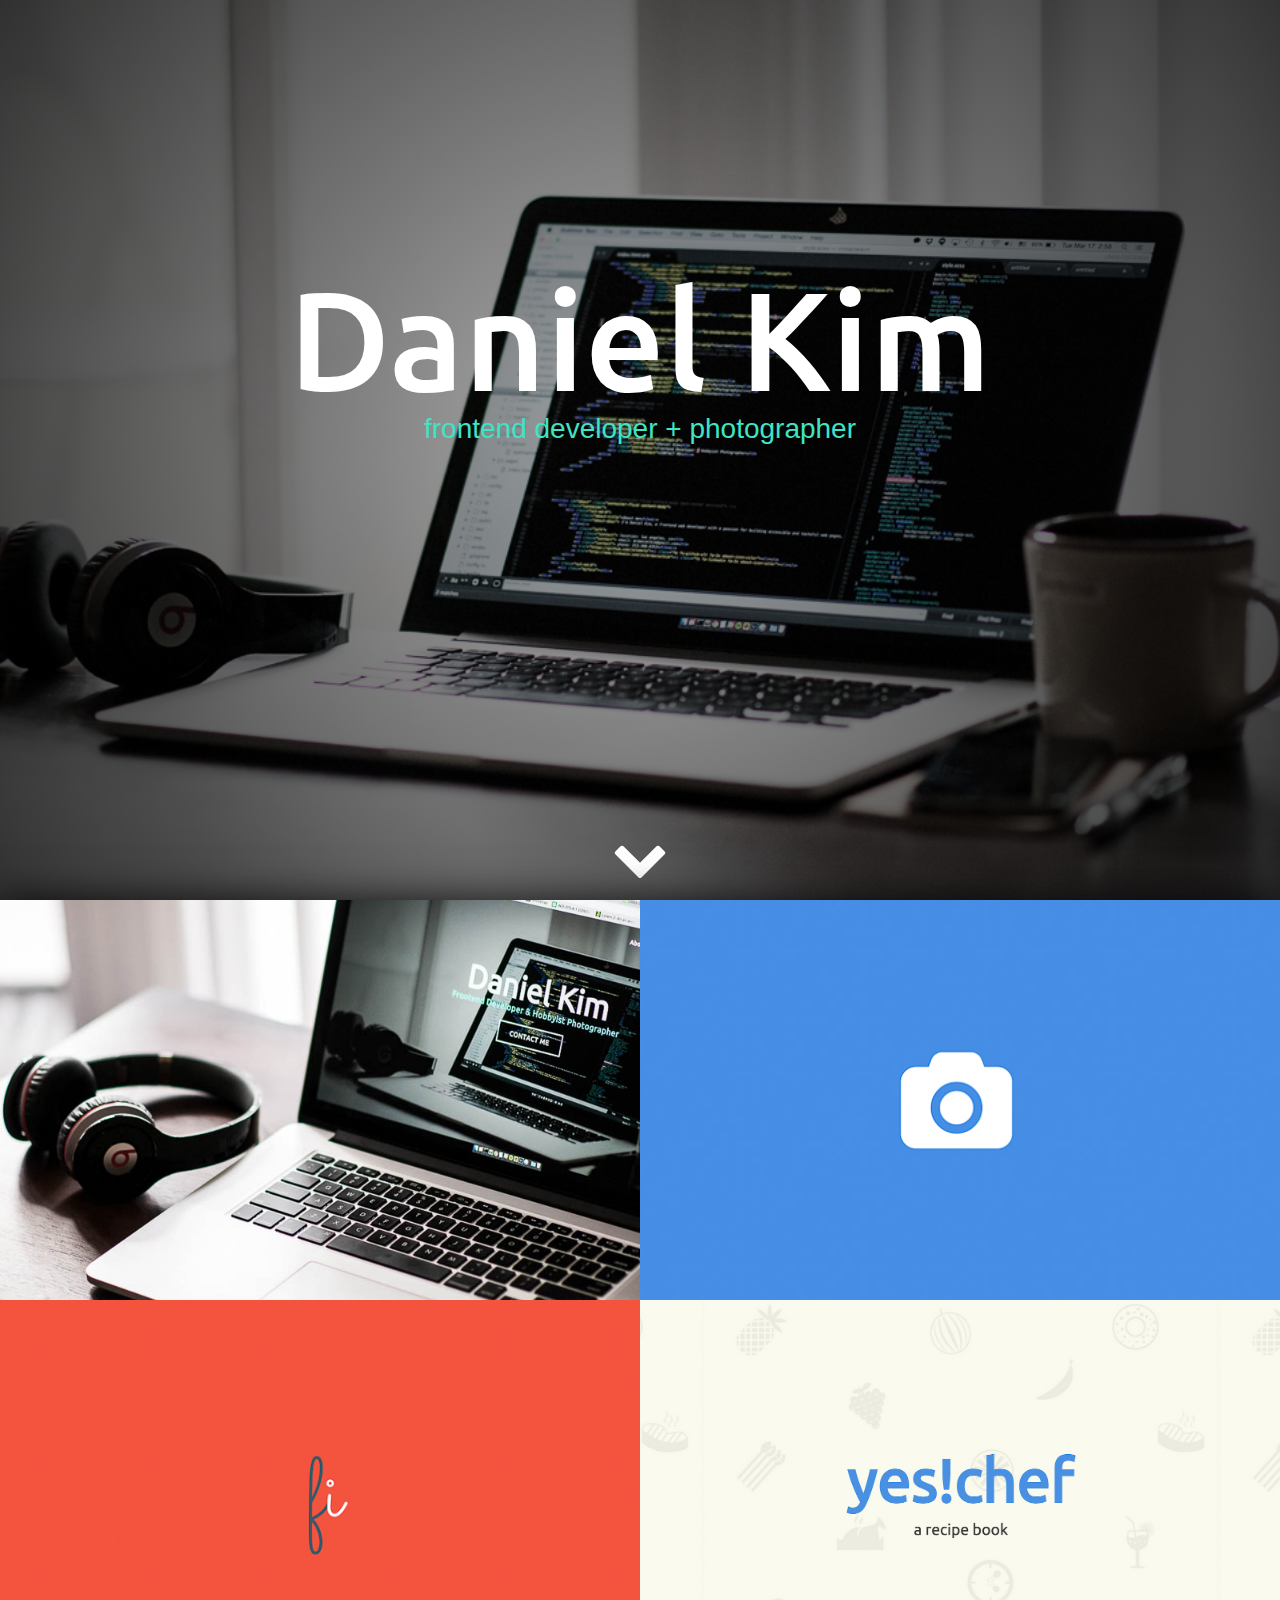
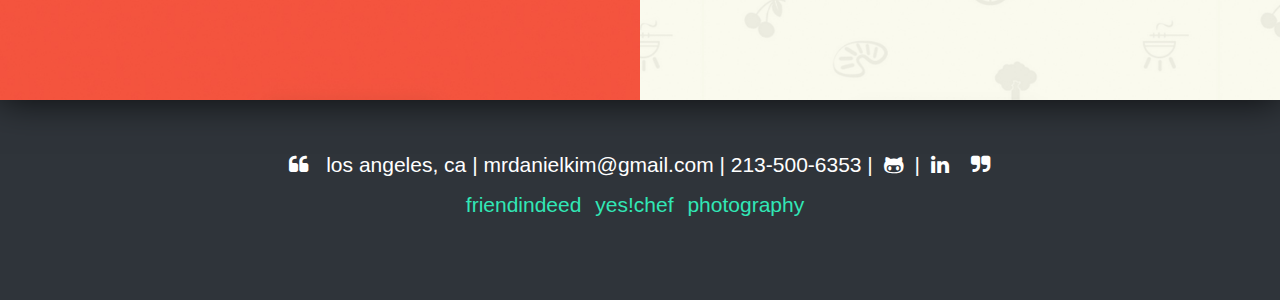
<file: index.html>
<!DOCTYPE html>
<html lang="en">

<head>
	<meta charset="UTF-8">
	<title>site2</title>
	<link rel="stylesheet" href="https://maxcdn.bootstrapcdn.com/bootstrap/3.3.1/css/bootstrap.min.css">
	<link rel="stylesheet" href="https://maxcdn.bootstrapcdn.com/font-awesome/4.3.0/css/font-awesome.min.css">
	<link rel="stylesheet" href="css/style.css">
	<link rel="stylesheet" href="css/animate.css">
	
	<script type="text/javascript" src="js/jquery-1.9.1.min.js"></script>
	<script type="text/javascript" src="js/smoothscroll.js"></script>
	<meta name="viewport" content="width=device-width, initial-scale=1">
</head>


<body>
	<div id="intro">
		<div class="intro-text">
			<h1 class="intro-name fadeInDown animated">Daniel Kim</h1>
			<h5 class="intro-desc fadeInDown animated">frontend developer + photographer</h5>
		</div>

		<div id="downIcon_container">
			<div id="downIcon" class="zoomIn animated">
				<p class="animated pulse infinite"><i class="fa fa-chevron-down fa-2x"></i></p>
			</div>
		</div>
	</div>

	<div id="body_content">
		<div class="page" id="projects">
			<div id="section1" class="container-fluid">
				<div class="row">

					<section class="col-sm-6" id="aboutme">
						<div class="project-container">
							<div class="project">
								<span class="project-title">About Me</span><br>
								<span class="project-desc">Frontend web developer with a passion for building clean and accessible web experiences.</span><br>
								<span class="project-build">
									mrdanielkim@gmail.com | 213.500.6353 | 
									<a href="https://github.com/jolamola"><i class="fa fa-github-alt fa-1x fa-icon-custom"></i></a> | 
									<a href="http://www.linkedin.com/in/mrdanielkim"><i class="fa fa-linkedin fa-1x fa-icon-custom"></i></a>
								</span> <br><br>
							</div>
						</div>
					</section> <!-- About me -->

					<section class="col-sm-6" id="photos">
						<div class="project-container">
							<div class="project">
								<span class="project-title">Photography</span>
								<span class="project-desc">A sample of my work</span><br><br>
								<a href="#" class="btn-visit"> Visit Me </a>
							</div>
						</div>
					</section> <!-- photography -->

					<section class="col-sm-6" id="fi">
						<div class="project-container">
							<div class="project">
								<span class="project-title">friendindeed</span>
								<span class="project-desc">spread kindness through good deeds</span><br>
								<span class="project-build">built with: Rails, PostgreSQL, Bootstrap</span><br><br>
								<a href="https://friendindeed.herokuapp.com" class="btn-visit"> Visit Me </a>
							</div>
						</div>
					</section> <!-- friendindeed project -->

					<section class="col-sm-6" id="yeschef">
						<div class="project-container">
							<div class="project">
								<span class="project-title">yes!chef</span><br>
								<span class="project-desc">store your favorite recipes</span><br>
								<span class="project-build">built with: Rails, MongoDB, Bootstrap</span><br><br>
								<a href="https://yeschef.herokuapp.com" class="btn-visit"> Visit Me </a>
							</div>
						</div>
					</section> <!-- yeschef project -->

				</div> <!-- row -->
			</div> <!-- container-fluid -->


		</div> <!-- page/projects -->
	</div> <!-- slide 1 -->

	<div id="footer">
		<div id="footer_content" class="container">
			<div id="contactme">
				<p>
					<i class="fa fa-quote-left"></i>&nbsp;&nbsp;
					los angeles, ca | mrdanielkim@gmail.com | 213-500-6353 | 
					<a href="https://github.com/jolamola"><i class="fa fa-github-alt fa-icon-custom"></i></a> | 
					<a href="http://www.linkedin.com/in/mrdanielkim"><i class="fa fa-linkedin fa-icon-custom"></i></a>&nbsp;&nbsp;
					<i class="fa fa-quote-right"></i>
				</p>
			</div>
			<div id="contactme_proj">
				<a href="#">friendindeed</a>
				<a href="#">yes!chef</a>
				<a href="#">photography</a>








			</div>






		</div>

	</div>

	<script type="text/javascript" src="js/main.js"></script>

</body>

</html>
</file>
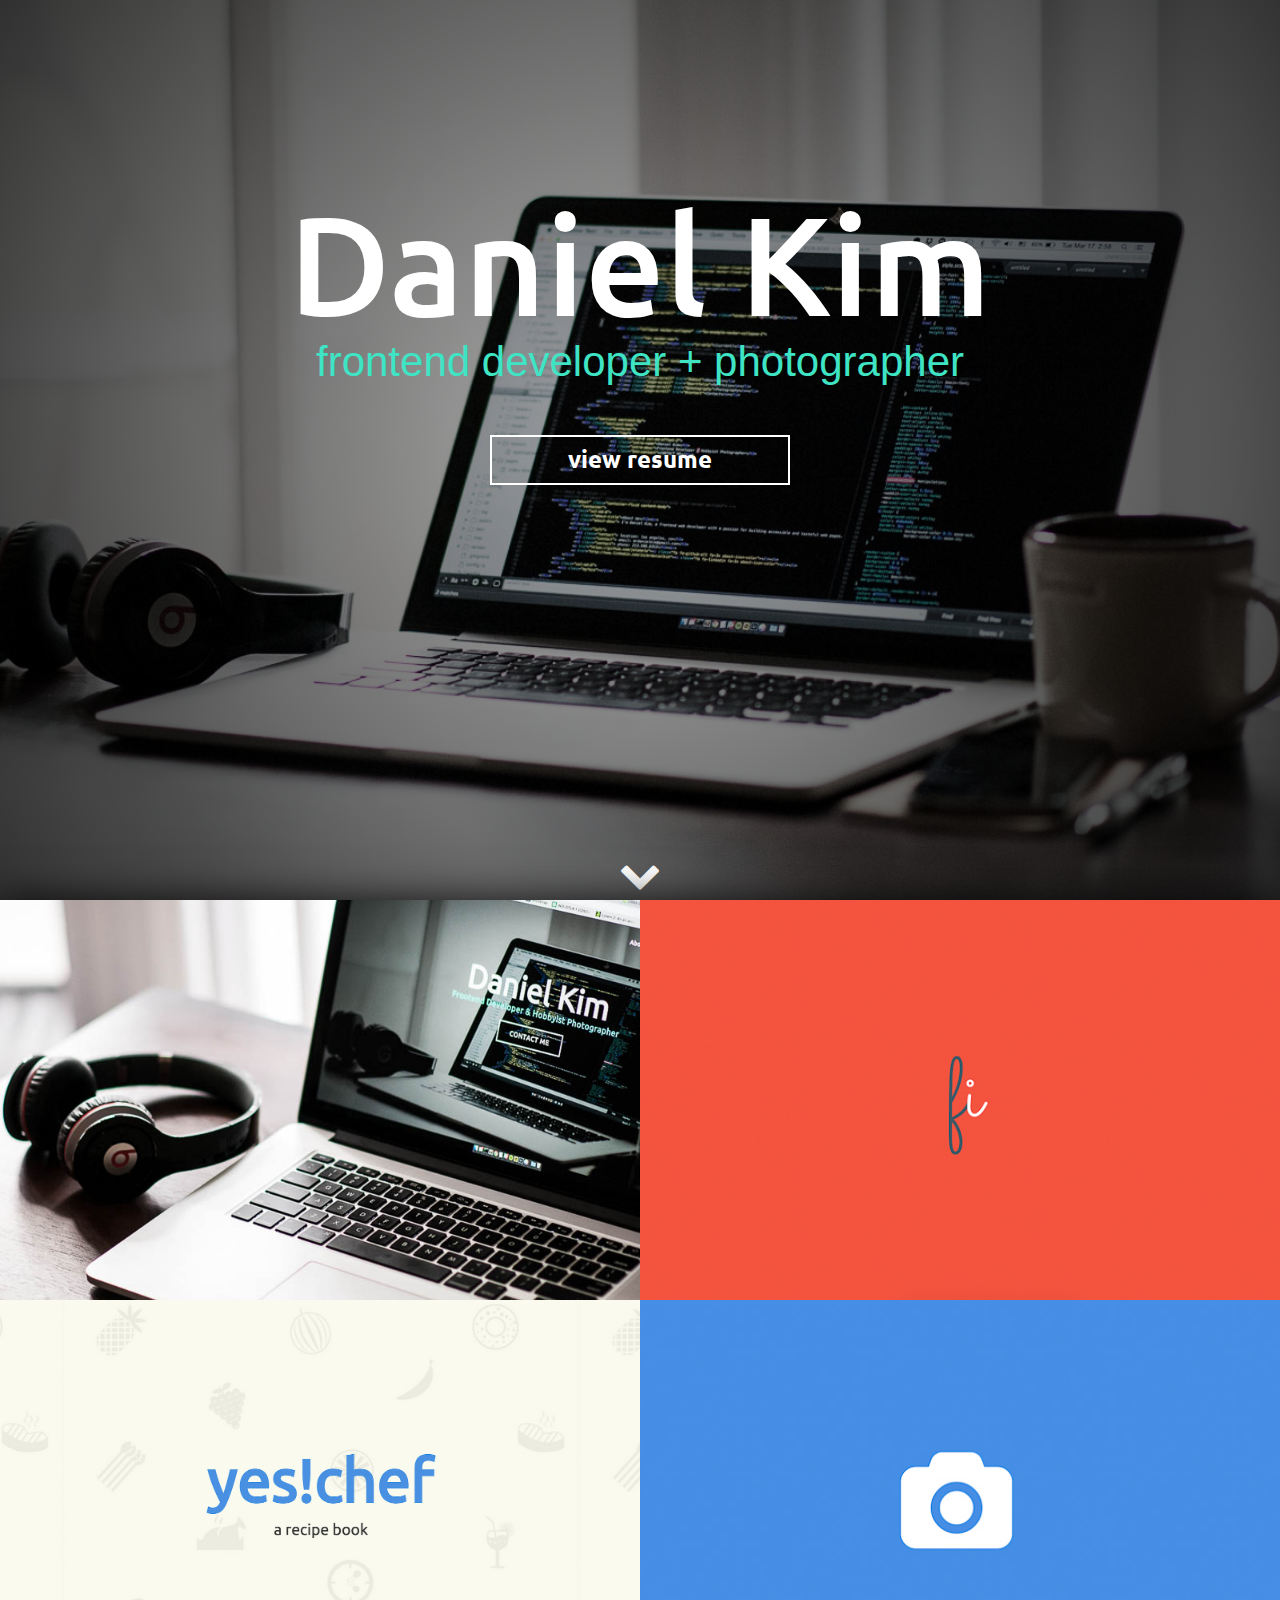
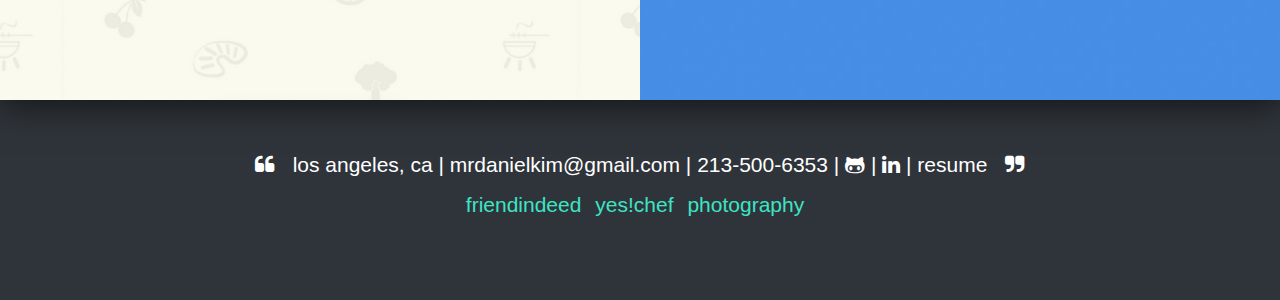
<file: public/index.html>
<!DOCTYPE html>
<html lang="en">

<head>
	<meta charset="UTF-8">
	<title>Daniel Kim</title>
	<link rel="stylesheet" href="https://maxcdn.bootstrapcdn.com/bootstrap/3.3.1/css/bootstrap.min.css">
	<link rel="stylesheet" href="https://maxcdn.bootstrapcdn.com/font-awesome/4.3.0/css/font-awesome.min.css">
	<link rel="stylesheet" href="css/style.css">
	<link rel="stylesheet" href="css/animate.css">
	
	<script type="text/javascript" src="js/jquery-1.9.1.min.js"></script>
	<script type="text/javascript" src="js/smoothscroll.js"></script>
	<script type="text/javascript" src="js/main.js"></script>
	
	<meta name="viewport" content="width=device-width, initial-scale=1">
</head>

<body>
	<div class="loader"></div>

	<section id="intro">
		<div class="intro-text">
			<h1 class="intro-name fadeInDown animated">Daniel Kim</h1>
			<h5 class="intro-desc fadeInDown animated">frontend developer + photographer</h5>
			
			<div class="btn-wrapper">
				<a class="btn3" href="/images/Daniel-Kim-Resume-v2.pdf" download="Daniel_Kim_Resume" target="_blank">
					<svg width="100%" height="100%">
						<line class="top" x1="0" y1="0" x2="900" y2="0"/>
						<line class="left" x1="0" y1="50" x2="0" y2="-100"/>
						<line class="bottom" x1="300" y1="50" x2="-600" y2="50"/>
						<line class="right" x1="300" y1="0" x2="300" y2="300"/>
					</svg>
					<p>view resume</p>
				</a>
			</div>

		</div>


		<div id="downIcon_container">
			<div id="downIcon">
				<i class="fa fa-chevron-down fa-2x"></i>
			</div>
		</div>
	</section>

	<section id="project-content">
		<div class="container-fluid">
			<div class="row">

				<div class="menuContainer col-xs-12 col-sm-6 box">
					<div id="aboutme" class="collapse-project">
						<div class="project-container">
							<div class="project">
								<span class="project-title">Contact Me</span><br><br>
								<span class="project-build">
									mrdanielkim@gmail.com | 213.500.6353 | 
									<a href="https://github.com/jolamola"><i class="fa fa-github-alt fa-1x fa-icon-custom"></i></a> | 
									<a href="http://www.linkedin.com/in/mrdanielkim"><i class="fa fa-linkedin fa-1x fa-icon-custom"></i></a>
								</span> <br><br>
								<!-- 								<a href="/images/Daniel-Kim-Resume-v2.pdf" class="btn-main" download="Daniel_Kim_Resume" target="_blank">Resume</a> -->
							</div>
						</div>
					</div> 
					<div class="collapse_project">
						<span class="project-title">Contact Me</span><br><br>
						<span class="project-build">
							mrdanielkim@gmail.com | 213.500.6353 | 
							<a href="https://github.com/jolamola"><i class="fa fa-github-alt fa-1x fa-icon-custom"></i></a> | 
							<a href="http://www.linkedin.com/in/mrdanielkim"><i class="fa fa-linkedin fa-1x fa-icon-custom"></i></a>
						</span> <br><br>
						<!-- <a href="/images/Daniel-Kim-Resume-v2.pdf" class="btn-main" download="Daniel_Kim_Resume">Resume</a> -->
					</div>
				</div><!-- About me -->

				<div class="menuContainer col-xs-12 col-sm-6 box">
					<div id="fi">
						<div class="project-container">
							<div class="project">
								<span class="project-title">friendindeed</span>
								<span class="project-desc">spread kindness through good deeds</span><br>
								<span class="project-build">built with: HTML5/CSS3, SASS, Bootstrap, Rails, PostgreSQL, Bootstrap, Facebook API</span>

								<!-- <div class="btn-wrapper"> -->
								<a class="btn6" href="https://friendindeed.herokuapp.com" target="_blank">
									<svg width="100%" height="100%">
										<line class="top" x1="0" y1="0" x2="450" y2="0"/>
										<line class="left" x1="0" y1="25" x2="0" y2="-100"/>
										<line class="bottom" x1="150" y1="50" x2="-300" y2="50"/>
										<line class="right" x1="150" y1="25" x2="150" y2="150"/>
									</svg>
									<p>visit me</p>
								</a>
								<!-- </div> -->

							</div>
						</div>
					</div> 
					<div class="collapse_project">
						<span class="project-title">friendindeed</span>
						<span class="project-desc">spread kindness through good deeds</span><br>
						<span class="project-build">built with: HTML5/CSS3, SASS, Bootstrap, Rails, PostgreSQL, Bootstrap, Facebook API</span>

						<a class="btn6" href="https://friendindeed.herokuapp.com" target="_blank">
							<svg width="100%" height="100%">
								<line class="top" x1="0" y1="0" x2="450" y2="0"/>
								<line class="left" x1="0" y1="25" x2="0" y2="-100"/>
								<line class="bottom" x1="150" y1="50" x2="-300" y2="50"/>
								<line class="right" x1="150" y1="25" x2="150" y2="150"/>
							</svg>
							<p>visit me</p>
						</a>
						<!-- <a href="https://friendindeed.herokuapp.com" class="btn-main"> Visit Me </a> -->
					</div>
				</div><!-- Friend Indeed -->

				<div class="menuContainer col-xs-12 col-sm-6 box">
					<div id="yc4">
						<div class="project-container">
							<div class="project">
								<span class="project-title">yes!chef</span><br>
								<span class="project-desc">store your favorite recipes</span><br>
								<span class="project-build">built with: HTML5/CSS3, SASS, Bootstrap, jQuery, Rails, MongoDB</span>
								<a class="btn6" href="https://yeschef.herokuapp.com" target="_blank">
									<svg width="100%" height="100%">
										<line class="top" x1="0" y1="0" x2="450" y2="0"/>
										<line class="left" x1="0" y1="25" x2="0" y2="-100"/>
										<line class="bottom" x1="150" y1="50" x2="-300" y2="50"/>
										<line class="right" x1="150" y1="25" x2="150" y2="150"/>
									</svg>
									<p>visit me</p>
								</a>
								<!-- <a href="https://yeschef.herokuapp.com" class="btn-main"> Visit Me </a> -->
							</div>
						</div>
					</div> 
					<div class="collapse_project">
						<span class="project-title">yes!chef</span><br>
						<span class="project-desc">store your favorite recipes</span><br>
						<span class="project-build">built with: HTML5/CSS3, SASS, Bootstrap, Rails, MongoDB</span>
						<a class="btn6" href="https://yeschef.herokuapp.com" target="_blank">
							<svg width="100%" height="100%">
								<line class="top" x1="0" y1="0" x2="450" y2="0"/>
								<line class="left" x1="0" y1="25" x2="0" y2="-100"/>
								<line class="bottom" x1="150" y1="50" x2="-300" y2="50"/>
								<line class="right" x1="150" y1="25" x2="150" y2="150"/>
							</svg>
							<p>visit me</p>
						</a>
						<!-- <a href="https://yeschef.herokuapp.com" class="btn-main"> Visit Me </a> -->
					</div>
				</div><!-- Yes Chef -->

				<div class="menuContainer col-xs-12 col-sm-6 box">
					<div id="photos">
						<div class="project-container">
							<div class="project">
								<span class="project-title">Photography</span>
								<span class="project-desc">A sample of my work</span>
								<a class="btn6" href="https://mrdanielkim-photo.herokuapp.com/" target="_blank">
									<svg width="100%" height="100%">
										<line class="top" x1="0" y1="0" x2="450" y2="0"/>
										<line class="left" x1="0" y1="25" x2="0" y2="-100"/>
										<line class="bottom" x1="150" y1="50" x2="-300" y2="50"/>
										<line class="right" x1="150" y1="25" x2="150" y2="150"/>
									</svg>
									<p>visit me</p>
								</a>
								<!-- <a href="https://mrdanielkim-photo.herokuapp.com/" class="btn-main"> Visit Me </a> -->
							</div>
						</div>
					</div> 
					<div class="collapse_project">
						<span class="project-title">Photography</span>
						<span class="project-desc">A sample of my work</span>
						<a class="btn6" href="https://mrdanielkim-photo.herokuapp.com/" target="_blank">
							<svg width="100%" height="100%">
								<line class="top" x1="0" y1="0" x2="450" y2="0"/>
								<line class="left" x1="0" y1="25" x2="0" y2="-100"/>
								<line class="bottom" x1="150" y1="50" x2="-300" y2="50"/>
								<line class="right" x1="150" y1="25" x2="150" y2="150"/>
							</svg>
							<p>visit me</p>
						</a>
						<!-- <a href="https://mrdanielkim-photo.herokuapp.com/" class="btn-main"> Visit Me </a> -->
					</div>
				</div><!-- Photos -->

			</div> <!-- row -->
		</div> <!-- container-fluid -->
	</section> <!-- project content -->

	<section id="footer">

		<div class="footer-content" class="container">
			<div class="footer-contactme">
				<i class="fa fa-quote-left"></i>&nbsp;&nbsp;
				<span class="footer-text">los angeles, ca | mrdanielkim@gmail.com | 213-500-6353 | </span>
				<a href="https://github.com/jolamola"><i class="fa fa-github-alt hover"></i></a> | 
				<a href="http://www.linkedin.com/in/mrdanielkim"><i class="fa fa-linkedin hover"></i></a> |
				<a href="/images/Daniel-Kim-Resume-v2.pdf" class="resume_link" download="Daniel_Kim_Resume">resume</a>&nbsp;&nbsp;
				<i class="fa fa-quote-right"></i>
			</div>
			<div class="footer-proj">
				<a href="#">friendindeed</a>
				<a href="#">yes!chef</a>
				<a href="#">photography</a>
			</div>
		</div>

		<div class="collapse-footer">
			<ul>
				<li>los angeles, ca</li>
				<li>mrdanielkim@gmail.com</li>
				<li>213-500-6353</li>
				<li><a href="https://github.com/jolamola"><i class="fa fa-github-alt fa-icon-custom"></i></a> | <a href="http://www.linkedin.com/in/mrdanielkim"><i class="fa fa-linkedin fa-icon-custom"></i></a></li>
				<li><a href="/images/Daniel-Kim-Resume-v2.pdf" download="Daniel_Kim_Resume">resume</a></li>
			</ul>
		</div>

	</section>
</body>

</html>
</file>
<file: css/style.css>
@import url(https://fonts.googleapis.com/css?family=Ubuntu:300,400,500,700);
@import url(https://fonts.googleapis.com/css?family=Sacramento|Chelsea+Market);


/*font-family: 'Roboto', sans-serif;*/
/* light blue:E4F1FE*/

h1, h2, h3, h4, h5, h6 {
	margin: 0;
}

body {
	width: 100%;
	height: 100%;
}

/***************** LANDING PAGE *********************/
@media(max-width: 505px) {
	.intro-text {
		padding: 150px 0 0 0;
		font-size: .8em;
	}
}

@media(max-width: 768px) {
	.intro-text {
		padding: 200px 0 0 0;
		font-size: .8em;
	}
}


#intro {
	position: relative;
	background: radial-gradient(circle, rgba(0,0,0,.3), rgba(0,0,0,.8)),url('../images/MNO_6142.jpg') center center no-repeat fixed;
	background-size: cover;
	height: 100vh;
	width: 100%;
}

#intro h1 {
	font-family: 'Ubuntu', sans-serif;
	text-align: center;
	color: #fff;
	font-size: 10em;
}

#intro h5 {
	text-align: center;
	color: #3ee4c4;
	font-size: 2em;
	-webkit-animation-delay: .4s;
	animation-delay: .4s;
}
.intro-text {
	padding: 260px 0 260px 0;
	/*vertical-align: middle;*/
}
#downIcon_container {
	position: absolute;
	width: 100%;
	bottom: 5px;
	text-align: center;

}
#downIcon_container p {
	font-size: 2em;
	color: #fff;
}
#downIcon {
	line-height: 0;
	-webkit-animation-delay: .8s;
	animation-delay: .8s;
}




/************** PROJECTS/NAV *********************/
.project-container {
	min-height: 400px;
}
#body_content {
	position: relative;
	box-shadow: 0 0px 36px 0px rgba(0,0,0,0.8);
}
#projects section  {
	padding:0;
}
#yeschef {
	background: url("../images/yc4.jpg");
	background-size: cover;
	background-repeat: no-repeat;
	background-position: center center;
	height:auto;
}

#fi {
	background: url("../images/fi.jpg");
	background-size: cover;
	background-repeat: no-repeat;
	background-position: center center;
	height:auto;
}

#aboutme {
	background: url("../images/aboutme.jpg");
	background-size: cover;
	background-repeat: no-repeat;
	background-position: center center;
	height: auto;
}
#photos {
	background: url("../images/photos.jpg");
	background-size: cover;
	background-repeat: no-repeat;
	background-position: center center;
	height: auto;	
}

.project{
	opacity: 0;
	padding-top: 50px;
	padding-left: 50px;
	padding-right: 50px;
}

.project-container:hover .project {
	opacity: 1;
	color: white;
	display: block;
}

.project-container:hover {
	background-color: rgba(0,0,0,0.8);
	-webkit-transition: all linear 0.1s;
	-moz-transition: all linear 0.1s;
	transition: all linear 0.1s;
}

.project-title {
	font-family: 'Ubuntu', sans-serif;
	font-weight: 700;
	color: #31E7B6;
	font-size: 4em;
	border-bottom: 2px solid #31E7B6;
}

.project-desc {
	font-family: 'Ubuntu', sans-serif;
	font-weight: 500;
	color: #E4F1FE;
	font-size: 2em;
	line-height: 1.2em;
	display: block;
	margin-top: 10px;
}

.project-build {
	font-family: 'Ubuntu', sans-serif;
	font-weight: 300;
	color: #E4F1FE;
	font-size: 1.5em;
	display: block;
	margin-top: -15px;
}

/****************** FOOTER ******************/

#footer{
	background-color: #2F343A;
	height: 200px;
}
#footer h1 {
	color: #31e7b6;
	font-family: "Ubuntu", sans-serif;
	font-size: 4em;
	text-align: center;
	padding-top: 50px;
}
#contactme p {
	font-size: 1.5em;
	color: #fff;
	text-align: center;
	margin-top: 50px;
}
#contactme_proj {
	margin-top: 10px;
	display: block;
	text-align: center;
}
#contactme_proj a {
	font-size: 1.5em;
	color: #31e7b6;
	margin-right: 10px;
}
#contactme_proj a:hover {
	color: #fff;
	text-decoration: none;
}

/****************** buttons and icons ******************/
.btn-visit,
.btn-visit:focus {
	font-family: 'Ubuntu', sans-serif;
	font-weight: 400;
	color: #3ee4c4;
	background: transparent;
	font-size: 20px;
	border: 1px solid #3ee4c4;
	border-radius: 2px;	
	padding: 15px 30px;
	text-transform: uppercase;
	text-decoration: none;
	box-shadow: inset 0 0 0 0 #3ee4c4;
	-webkit-transition: all linear 0.3s;
	-moz-transition: all linear 0.3s;
	transition: all linear 0.3s;
}

.btn-visit:hover  {
	box-shadow: inset 100px -100px 0 0 #3ee4c4;
	color: #000;
	text-decoration: none;
}

.fa-icon-custom {
	color: #fff;
	margin: 0 5px;
	-webkit-transition: all linear 0.2s;
	-moz-transition: all linear 0.2s;
	transition: all linear 0.2s;
}

.fa-icon-custom:hover {
	color: #3ee4c4;
}

/**************** Animated Button ***********************/
.button_box {
	width: 150px;
	height: 60px;
	position: relative;
	/*overflow: hidden;*/
	background-color: transparent;
}
.button_box p {
	font-size: 2em;
	color: white;
	margin: 10px 0 0 25px;
}

svg {
	position: absolute;
	top: 0;
	left: 0;
}
.button_box svg line.top,
.button_box svg line.bottom {
	stroke-width: 3;
	stroke: #3ee4c4;
	fill: none;
	stroke-dasharray: 150;
	-webkit-transition: -webkit-transform .5s ease-out;
	transition: transform .5s ease-out;
}
.button_box svg line.left,
.button_box svg line.right {
	stroke-width: 3;
	stroke: #3ee4c4;
	fill: none;
	stroke-dasharray: 60;
	-webkit-transition: -webkit-transform .5s ease-out;
	transition: transform .5s ease-out;
}
.button_box:hover svg line.top {
	-webkit-transform: translateX(-340px);
	transform: translateX(-340px);
}
.button_box:hover svg line.bottom {
	-webkit-transform: translateX(340px);
	transform: translateX(340px);
}
.button_box:hover svg line.right {
	-webkit-transform: translateY(-60px);
	transform: translateY(-60px);
}
.button_box:hover svg line.left {
	-webkit-transform: translateY(60px);
	transform: translateY(60px);
}
</file>
<file: public/css/style.css>
@import url(https://fonts.googleapis.com/css?family=Ubuntu:300,400,500,700);
@import url(https://fonts.googleapis.com/css?family=Sacramento|Chelsea+Market);
/*    Colors      */
/*     Fonts       */
.btn, .btn3, .btn6 {
  width: 300px;
  height: 50px;
  background: transparent;
  position: relative;
  display: block;
  cursor: pointer;
  text-align: center; }
  .btn:hover p, .btn3:hover p, .btn6:hover p {
    color: #3ee4c4;
    letter-spacing: 2px;
    font-weight: bold; }
  .btn svg, .btn3 svg, .btn6 svg {
    position: absolute;
    top: 0;
    left: 0; }
  .btn p, .btn3 p, .btn6 p {
    font-family: 'Ubuntu', sans-serif;
    font-weight: 800;
    font-size: 24px;
    color: #fff;
    line-height: 48px;
    letter-spacing: 1;
    margin: 0;
    width: 100%; }
  .btn line, .btn3 line, .btn6 line {
    stroke-width: 4;
    stroke: #fff; }

.btn3 {
  margin: 50px auto; }
  .btn3:hover {
    -webkit-transition-delay: 0s;
    transition-delay: 0s; }
    .btn3:hover svg line.top {
      -webkit-transform: translateX(-600px);
      transform: translateX(-600px); }
    .btn3:hover svg line.bottom {
      -webkit-transform: translateX(600px);
      transform: translateX(600px); }
    .btn3:hover svg line.left {
      -webkit-transform: translateY(50px);
      transform: translateY(50px); }
    .btn3:hover svg line.right {
      -webkit-transform: translateY(-50px);
      transform: translateY(-50px); }
  .btn3 p {
    -webkit-transition: all 0.3s ease-in-out;
    -moz-transition: all 0.3s ease-in-out;
    transition: all 0.3s ease-in-out; }
  .btn3 svg line {
    -webkit-transition: all 0.3s ease-in-out;
    -moz-transition: all 0.3s ease-in-out;
    transition: all 0.3s ease-in-out; }
  .btn3 svg line.top, .btn3 svg line.bottom {
    stroke-dasharray: 300; }
  .btn3 svg line.left, .btn3 svg line.right {
    stroke-dasharray: 50; }

.btn6 {
  width: 150px;
  height: 50px;
  margin-top: 20px;
  -webkit-transition: background 0.4s ease-in;
  -moz-transition: background 0.4s ease-in;
  transition: background 0.4s ease-in; }
  .btn6:hover {
    -webkit-transition-delay: 0s;
    transition-delay: 0s; }
    .btn6:hover svg line.top {
      -webkit-transform: translateX(-150px);
      transform: translateX(-150px); }
    .btn6:hover svg line.bottom {
      -webkit-transform: translateX(150px);
      transform: translateX(150px); }
    .btn6:hover svg line.left {
      -webkit-transform: translateY(100px);
      transform: translateY(100px); }
    .btn6:hover svg line.right {
      -webkit-transform: translateY(-100px);
      transform: translateY(-100px); }
  .btn6 p {
    -webkit-transition: all 0.2s ease-in-out;
    -moz-transition: all 0.2s ease-in-out;
    transition: all 0.2s ease-in-out; }
  .btn6 svg line {
    -webkit-transition: all 0.2s ease-in-out;
    -moz-transition: all 0.2s ease-in-out;
    transition: all 0.2s ease-in-out; }
  .btn6 svg line.top, .btn6 svg line.bottom {
    stroke-dasharray: 25 125; }
  .btn6 svg line.left, .btn6 svg line.right {
    stroke-dasharray: 75 25; }

section#intro {
  position: relative;
  background: radial-gradient(circle, rgba(0, 0, 0, 0.3), rgba(0, 0, 0, 0.8)), url("../images/site2_bg.jpg") center center no-repeat fixed;
  background-size: cover;
  height: 100vh;
  width: 100%; }
  @media only screen and (min-device-width: 320px) and (max-device-width: 667px) {
    section#intro {
      background-attachment: scroll; } }
  @media only screen and (min-device-width: 768px) and (max-device-width: 1024px) {
    section#intro {
      background-attachment: scroll; } }
  section#intro div.intro-text {
    padding: 185px 0; }
    @media only screen and (min-device-width: 320px) and (max-device-width: 667px) {
      section#intro div.intro-text {
        padding-top: 90px; } }
    section#intro div.intro-text h1.intro-name {
      font-family: "Ubuntu", sans-serif;
      text-align: center;
      color: #fff;
      font-size: 10em; }
      @media only screen and (max-width: 991px) {
        section#intro div.intro-text h1.intro-name {
          font-size: 7em; } }
    section#intro div.intro-text h5.intro-desc {
      text-align: center;
      color: #3ee4c4;
      font-size: 3em;
      -webkit-animation-delay: 0.4s;
      animation-delay: 0.4s; }
      @media only screen and (max-width: 991px) {
        section#intro div.intro-text h5.intro-desc {
          font-size: 2em; } }
  section#intro div#downIcon_container {
    position: absolute;
    width: 100%;
    bottom: 5px;
    text-align: center; }
    @media only screen and (min-device-width: 320px) and (max-device-width: 667px) {
      section#intro div#downIcon_container {
        bottom: 10px; } }
    section#intro div#downIcon_container #downIcon {
      line-height: 0;
      -webkit-animation-delay: 0.8s;
      animation-delay: 0.8s; }
      section#intro div#downIcon_container #downIcon i {
        font-size: 3em;
        color: #fff; }

/*     spit them bg images out!     */
#aboutme {
  background: url("../images/aboutme.jpg");
  background-size: cover;
  background-repeat: no-repeat;
  background-position: center center;
  height: auto; }

#yc4 {
  background: url("../images/yc4.jpg");
  background-size: cover;
  background-repeat: no-repeat;
  background-position: center center;
  height: auto; }

#fi {
  background: url("../images/fi.jpg");
  background-size: cover;
  background-repeat: no-repeat;
  background-position: center center;
  height: auto; }

#photos {
  background: url("../images/photos.jpg");
  background-size: cover;
  background-repeat: no-repeat;
  background-position: center center;
  height: auto; }

section#project-content {
  position: relative;
  padding: 0;
  box-shadow: 0 0px 36px 0px rgba(0, 0, 0, 0.8); }
  section#project-content div.menuContainer {
    padding: 0; }
    section#project-content div.menuContainer div.project-container {
      min-height: 400px; }
      section#project-content div.menuContainer div.project-container:hover {
        background-color: rgba(0, 0, 0, 0.8);
        -webkit-transition: all linear 0.1s;
        -moz-transition: all linear 0.1s;
        transition: all linear 0.1s; }
        @media only screen and (max-width: 991px) {
          section#project-content div.menuContainer div.project-container:hover {
            background-color: transparent; } }
        section#project-content div.menuContainer div.project-container:hover div.project {
          opacity: 1;
          display: block; }
          @media only screen and (max-width: 991px) {
            section#project-content div.menuContainer div.project-container:hover div.project {
              opacity: 0; } }
      section#project-content div.menuContainer div.project-container div.project {
        opacity: 0;
        padding: 50px 50px 0 50px; }
        section#project-content div.menuContainer div.project-container div.project span.project-title {
          font-family: "Ubuntu", sans-serif;
          font-weight: 700;
          font-size: 3em;
          color: #3ee4c4;
          border-bottom: 2px solid #3ee4c4; }
          @media only screen and (max-width: 991px) {
            section#project-content div.menuContainer div.project-container div.project span.project-title {
              font-size: 2em; } }
        section#project-content div.menuContainer div.project-container div.project span.project-desc {
          font-family: "Ubuntu", sans-serif;
          font-weight: 500;
          font-size: 2em;
          color: #E4F1FE;
          line-height: 1.2em;
          display: block;
          margin-top: 10px; }
          @media only screen and (max-width: 991px) {
            section#project-content div.menuContainer div.project-container div.project span.project-desc {
              font-size: 1.5em; } }
        section#project-content div.menuContainer div.project-container div.project span.project-build {
          font-family: "Ubuntu", sans-serif;
          font-weight: 300;
          font-size: 1.5em;
          color: #E4F1FE;
          display: block;
          margin-top: -15px; }
          @media only screen and (max-width: 991px) {
            section#project-content div.menuContainer div.project-container div.project span.project-build {
              font-size: 1em; } }
        section#project-content div.menuContainer div.project-container div.project a {
          color: #3ee4c4; }
          section#project-content div.menuContainer div.project-container div.project a i {
            color: #E4F1FE; }
            section#project-content div.menuContainer div.project-container div.project a i:hover {
              color: #3ee4c4;
              -webkit-transition: all linear 0.2s;
              -moz-transition: all linear 0.2s;
              transition: all linear 0.2s; }
  @media only screen and (min-width: 992px) {
    section#project-content div.collapse_project {
      display: none; } }
  @media only screen and (max-width: 991px) {
    section#project-content div.collapse_project {
      position: relative;
      text-align: center;
      background-color: #303030;
      height: 250px;
      padding: 15px 15px 15px 30px; } }
  section#project-content div.collapse_project span.project-title {
    font-family: "Ubuntu", sans-serif;
    font-weight: 700;
    font-size: 3em;
    color: #3ee4c4;
    border-bottom: 2px solid #3ee4c4; }
    @media only screen and (max-width: 991px) {
      section#project-content div.collapse_project span.project-title {
        font-size: 2em; } }
  section#project-content div.collapse_project span.project-desc {
    font-family: "Ubuntu", sans-serif;
    font-weight: 500;
    font-size: 2em;
    color: #E4F1FE;
    line-height: 1.2em;
    display: block;
    margin-top: 10px; }
    @media only screen and (max-width: 991px) {
      section#project-content div.collapse_project span.project-desc {
        font-size: 1.5em; } }
  section#project-content div.collapse_project span.project-build {
    font-family: "Ubuntu", sans-serif;
    font-weight: 300;
    font-size: 1.5em;
    color: #E4F1FE;
    display: block;
    margin-top: -15px; }
    @media only screen and (max-width: 991px) {
      section#project-content div.collapse_project span.project-build {
        font-size: 1em; } }
  section#project-content div.collapse_project a {
    color: #3ee4c4; }
    section#project-content div.collapse_project a i {
      color: #E4F1FE; }
      section#project-content div.collapse_project a i:hover {
        color: #3ee4c4;
        -webkit-transition: all linear 0.2s;
        -moz-transition: all linear 0.2s;
        transition: all linear 0.2s; }
  section#project-content div.collapse_project a {
    margin: 10px auto; }

section#footer {
  background-color: #2F343A;
  height: 200px; }
  @media only screen and (max-width: 768px) {
    section#footer div.footer-content {
      display: none; } }
  section#footer div.footer-content div.footer-contactme {
    color: #fff;
    font-size: 1.5em;
    text-align: center;
    padding-top: 50px; }
    section#footer div.footer-content div.footer-contactme i {
      color: #fff; }
    section#footer div.footer-content div.footer-contactme a, section#footer div.footer-content div.footer-contactme a i {
      color: #fff; }
      section#footer div.footer-content div.footer-contactme a:hover, section#footer div.footer-content div.footer-contactme a i:hover {
        color: #3ee4c4;
        text-decoration: none; }
  section#footer div.footer-content div.footer-proj {
    margin-top: 10px;
    display: block;
    text-align: center; }
    section#footer div.footer-content div.footer-proj a {
      font-size: 1.5em;
      color: #3ee4c4;
      margin-right: 10px; }
      section#footer div.footer-content div.footer-proj a:hover {
        color: #fff;
        text-decoration: none; }
  section#footer div.collapse-footer {
    display: none; }
    @media only screen and (max-width: 768px) {
      section#footer div.collapse-footer {
        display: inline; }
        section#footer div.collapse-footer ul {
          text-align: center;
          padding-top: 20px;
          font-family: 'Ubuntu', sans-serif;
          list-style: none;
          font-size: 1.5em;
          color: white; }
        section#footer div.collapse-footer li a i {
          color: #fff; }
          section#footer div.collapse-footer li a i:hover {
            color: #3ee4c4; }
        section#footer div.collapse-footer li a {
          color: #fff;
          font-size: 1em; }
          section#footer div.collapse-footer li a:hover {
            color: #3ee4c4;
            text-decoration: none; } }

/*       GENERAL         */
h1, h2, h3, h4, h5, h6 {
  margin: 0; }

body {
  width: 100%;
  height: 100%; }

a:hover {
  text-decoration: none; }

/*gif for load screen*/
.loader {
  position: fixed;
  left: 0px;
  top: 0px;
  width: 100%;
  height: 100%;
  z-index: 9999;
  background: url("../images/ajax_loader_gray_64.gif") center no-repeat #fff; }

/*# sourceMappingURL=style.css.map */
</file>
